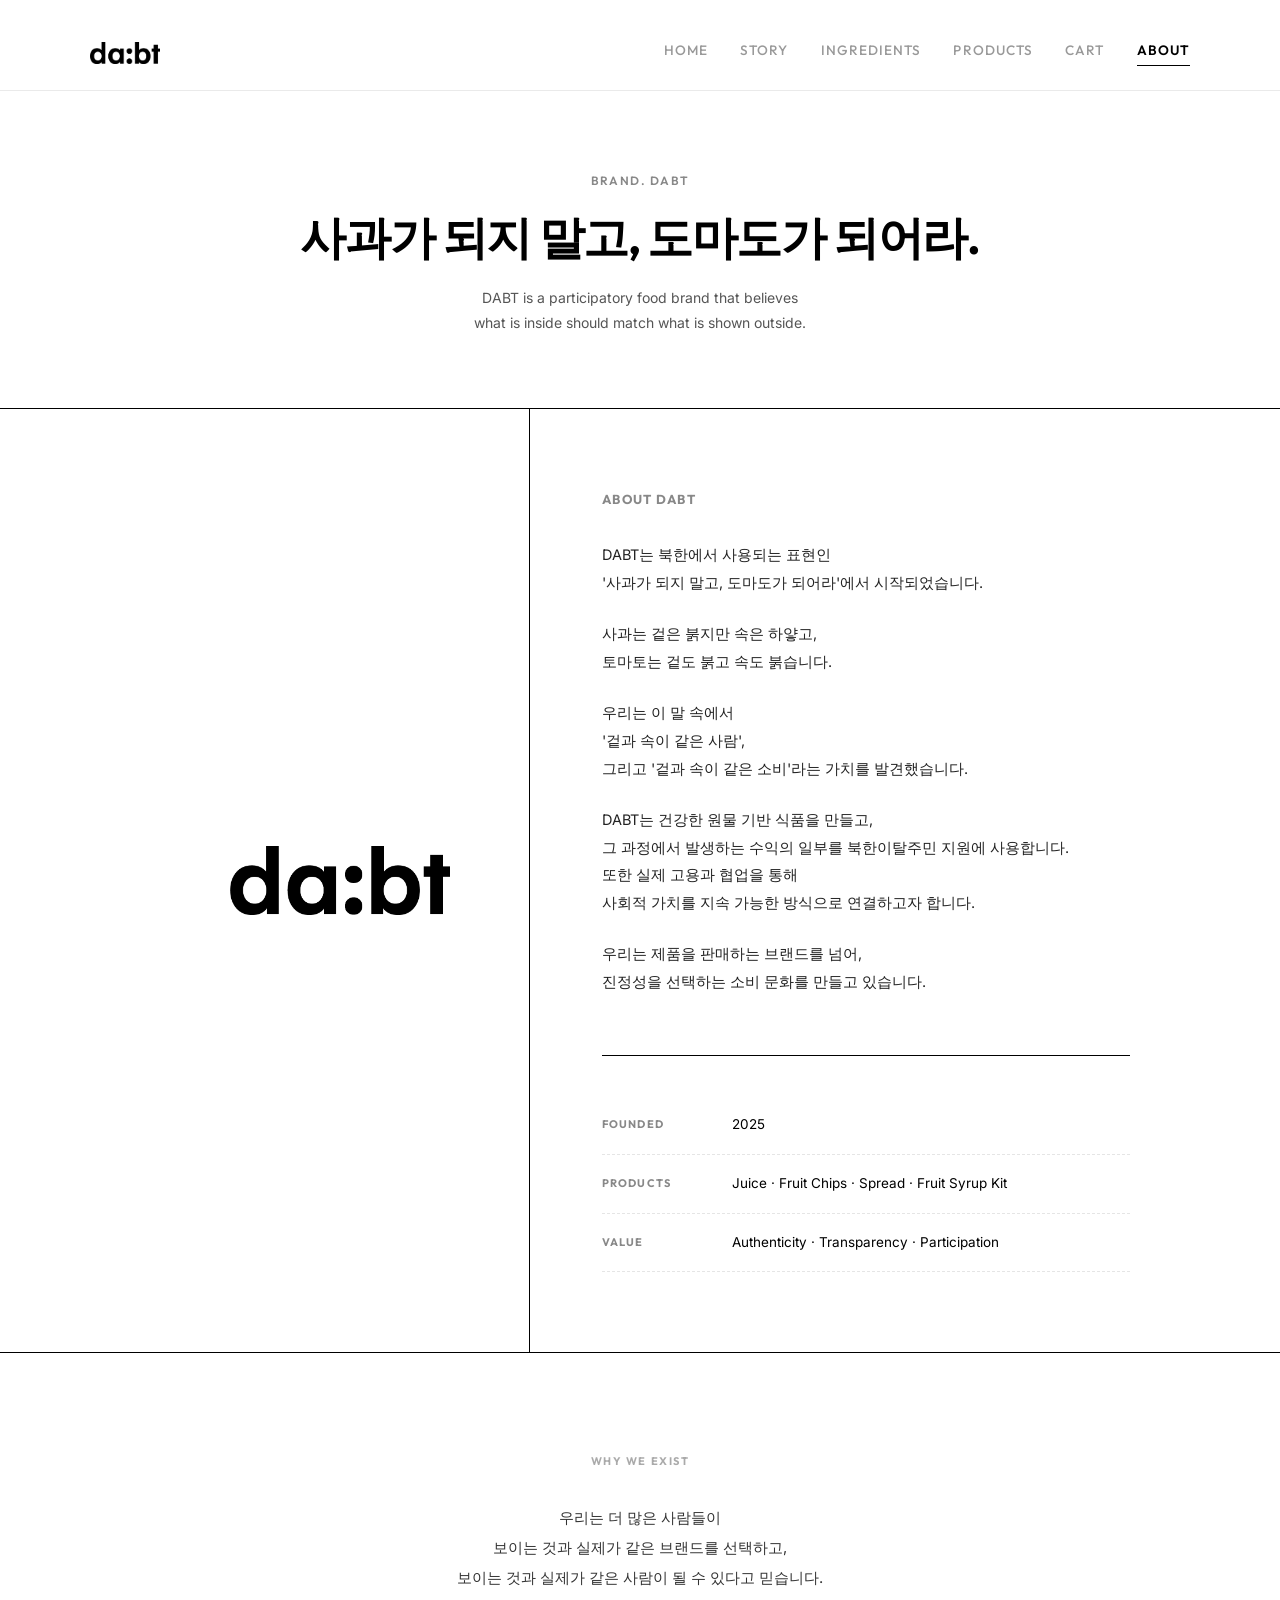
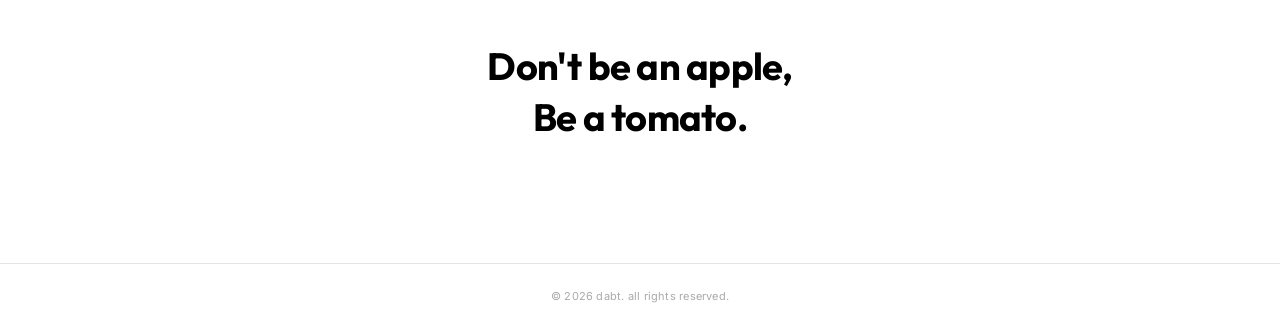
<file: about.html>
<!DOCTYPE html>
<html lang="ko">
<head>
  <meta charset="UTF-8">
  <meta name="viewport" content="width=device-width, initial-scale=1.0">
  <meta name="description" content="da:bt — About. 사과가 되지 말고, 도마도가 되어라.">
  <title>da:bt — About</title>
  <link rel="icon" href="assets/favicon.png" type="image/png">
  <link rel="preconnect" href="https://fonts.googleapis.com">
  <link rel="preconnect" href="https://fonts.gstatic.com" crossorigin>
  <link
    href="https://fonts.googleapis.com/css2?family=Inter:wght@300;400;500;600;700;800;900&family=Outfit:wght@300;400;500;600;700;800&display=swap"
    rel="stylesheet">
  <link rel="stylesheet" href="style.css">
  <link rel="stylesheet" href="about.css">
</head>
<body class="about-page-body">

  <header class="products-header">
    <nav class="products-nav">
      <a href="index.html" class="nav-logo">
        <img src="assets/dabt_logo_b.png" alt="da:bt" class="nav-logo-img">
      </a>
      <div class="nav-links">
        <a href="index.html#hero" class="nav-item">HOME</a>
        <a href="index.html#split-story-section" class="nav-item">STORY</a>
        <a href="index.html#ingredients-grid-section" class="nav-item">INGREDIENTS</a>
        <a href="products.html" class="nav-item">PRODUCTS</a>
        <a href="cart.html" class="nav-item">CART</a>
        <a href="about.html" class="nav-item active">ABOUT</a>
      </div>
    </nav>
  </header>

  <main class="about-main">

    <!-- ① 상단 브랜드 소개 헤더 -->
    <section class="about-hero">
      <div class="about-hero-inner">
        <p class="about-brand-label">brand. DABT</p>
        <h1 class="about-hero-tagline">사과가 되지 말고, 도마도가 되어라.</h1>
        <p class="about-hero-desc">
          DABT is a participatory food brand that believes<br>
          what is inside should match what is shown outside.
        </p>
      </div>
    </section>

    <!-- ② 본문: 좌측 로고 / 우측 텍스트 -->
    <section class="about-body-section">
      <div class="about-body-inner">

        <!-- 좌측: 로고 이미지 -->
        <div class="about-logo-col">
          <div class="about-logo-wrap">
            <img src="assets/dabt_logo_b.png" alt="da:bt logo" class="about-logo-img">
          </div>
        </div>

        <!-- 우측: 브랜드 스토리 + 인포 -->
        <div class="about-text-col">

          <div class="about-story-block">
            <h2 class="about-story-title">About DABT</h2>

            <p class="about-story-para">
              DABT는 북한에서 사용되는 표현인<br>
              '사과가 되지 말고, 도마도가 되어라'에서 시작되었습니다.
            </p>

            <p class="about-story-para">
              사과는 겉은 붉지만 속은 하얗고,<br>
              토마토는 겉도 붉고 속도 붉습니다.
            </p>

            <p class="about-story-para">
              우리는 이 말 속에서<br>
              '겉과 속이 같은 사람',<br>
              그리고 '겉과 속이 같은 소비'라는 가치를 발견했습니다.
            </p>

            <p class="about-story-para">
              DABT는 건강한 원물 기반 식품을 만들고,<br>
              그 과정에서 발생하는 수익의 일부를 북한이탈주민 지원에 사용합니다.<br>
              또한 실제 고용과 협업을 통해<br>
              사회적 가치를 지속 가능한 방식으로 연결하고자 합니다.
            </p>

            <p class="about-story-para">
              우리는 제품을 판매하는 브랜드를 넘어,<br>
              진정성을 선택하는 소비 문화를 만들고 있습니다.
            </p>
          </div>

          <!-- 인포 영역 -->
          <div class="about-info-block">
            <div class="about-info-row">
              <span class="about-info-label">Founded</span>
              <span class="about-info-value">2025</span>
            </div>
            <div class="about-info-row">
              <span class="about-info-label">Products</span>
              <span class="about-info-value">Juice · Fruit Chips · Spread · Fruit Syrup Kit</span>
            </div>
            <div class="about-info-row">
              <span class="about-info-label">Value</span>
              <span class="about-info-value">Authenticity · Transparency · Participation</span>
            </div>
          </div>

        </div>
      </div>
    </section>

    <!-- ③ 하단: Why We Exist -->
    <section class="about-footer-section">
      <div class="about-footer-inner">
        <p class="about-footer-label">Why We Exist</p>
        <p class="about-footer-body">
          우리는 더 많은 사람들이<br>
          보이는 것과 실제가 같은 브랜드를 선택하고,<br>
          보이는 것과 실제가 같은 사람이 될 수 있다고 믿습니다.
        </p>
        <p class="about-footer-slogan">
          Don't be an apple,<br>
          Be a tomato.
        </p>
      </div>
    </section>

  </main>

  <footer class="products-footer">
    © 2026 dabt. all rights reserved.
  </footer>

</body>
</html>
</file>
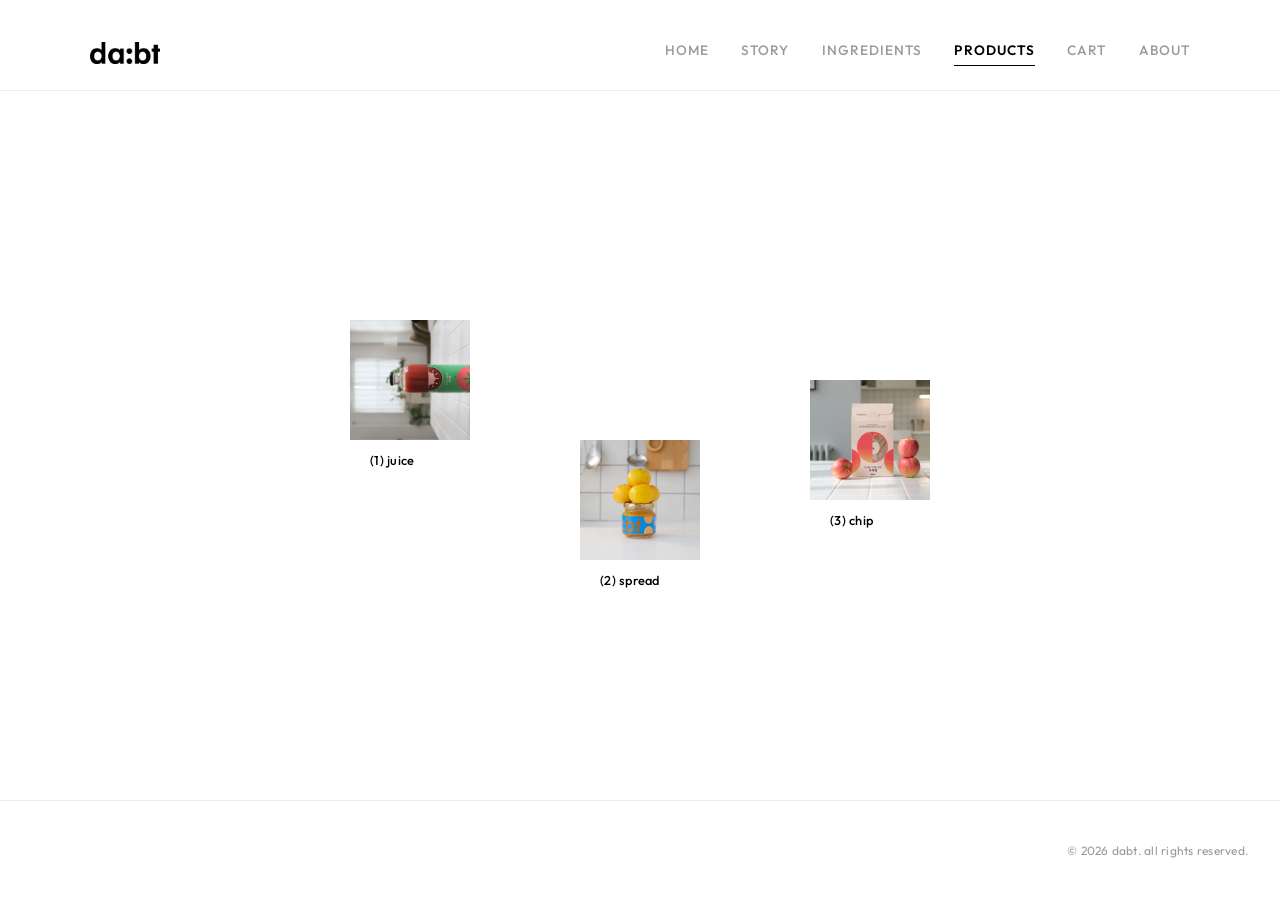
<file: products.html>
<!DOCTYPE html>
<html lang="ko">

<head>
  <meta charset="UTF-8">
  <meta name="viewport" content="width=device-width, initial-scale=1.0">
  <meta name="description" content="da:bt products - juice, spread, chips. 와이어프레임 감성의 미니멀 갤러리">
  <title>da:bt — Products</title>
  <link rel="icon" href="assets/favicon.png" type="image/png">
  <link rel="preconnect" href="https://fonts.googleapis.com">
  <link rel="preconnect" href="https://fonts.gstatic.com" crossorigin>
  <link
    href="https://fonts.googleapis.com/css2?family=Inter:wght@300;400;500;600;700;800;900&family=Outfit:wght@300;400;500;600;700;800&display=swap"
    rel="stylesheet">
  <link rel="stylesheet" href="style.css">
</head>

<body class="products-page">

  <header class="products-header">
    <nav class="products-nav">
      <a href="index.html" class="nav-logo">
        <img src="assets/dabt_logo_b.png" alt="da:bt" class="nav-logo-img">
      </a>
      <div class="nav-links">
        <a href="index.html#hero" class="nav-item">HOME</a>
        <a href="index.html#split-story-section" class="nav-item">STORY</a>
        <a href="index.html#ingredients-grid-section" class="nav-item">INGREDIENTS</a>
        <a href="products.html" class="nav-item active">PRODUCTS</a>
        <a href="cart.html" class="nav-item">CART</a>
        <a href="about.html" class="nav-item">ABOUT</a>
      </div>
    </nav>
  </header>

  <!-- Main Products Layout -->
  <main class="products-main">
    <div class="products-container">

      <!-- Juice Box (1) -->
      <a href="juice_sales.html" class="product-box juice-box">
        <div class="product-visual">
          <div class="image-wrapper">
            <img src="assets/juice/DSCF6082.JPG" alt="Juice" class="default-image">
            <div class="collage-overlay">
              <!-- Large horizontal rectangle -->
              <img src="assets/juice/DSCF6091.JPG" alt="Juice Detail 1" class="collage-img shape-rect-lg">

              <!-- Large circle with text "엽서" -->
              <div class="collage-img shape-circle-lg">
                <img src="assets/juice/DSCF6109.JPG" alt="Juice Detail 2">
                <span class="circle-text">엽서</span>
              </div>

              <!-- 4 horizontal bars -->
              <img src="assets/juice/DSCF6110.JPG" alt="Juice Detail 3" class="collage-img shape-bar bar-1">
              <img src="assets/juice/DSCF6139.JPG" alt="Juice Detail 4" class="collage-img shape-bar bar-2">
              <img src="assets/juice/DSCF6173.JPG" alt="Juice Detail 5" class="collage-img shape-bar bar-3">
              <img src="assets/juice/DSCF6091.JPG" alt="Juice Detail 6" class="collage-img shape-bar bar-4">

              <!-- Small square -->
              <img src="assets/juice/DSCF6109.JPG" alt="Juice Detail 7" class="collage-img shape-square-sm">

              <!-- Small circle -->
              <img src="assets/juice/DSCF6110.JPG" alt="Juice Detail 8" class="collage-img shape-circle-sm">

              <!-- Medium square -->
              <img src="assets/juice/DSCF6139.JPG" alt="Juice Detail 9" class="collage-img shape-square-md">

              <!-- Vertical rectangle -->
              <img src="assets/juice/DSCF6173.JPG" alt="Juice Detail 10" class="collage-img shape-rect-vertical">

              <!-- Tiny square -->
              <img src="assets/juice/DSCF6082.JPG" alt="Juice Detail 11" class="collage-img shape-square-tiny">
            </div>
          </div>
        </div>
        <span class="product-label">(1) juice</span>
      </a>

      <!-- Spread Box (2) -->
      <a href="spread_sales.html" class="product-box spread-box">
        <div class="product-visual">
          <div class="image-wrapper">
            <img src="assets/spread/DSCF5985.JPG" alt="Spread" class="default-image">
            <div class="collage-overlay">
              <!-- Giant vertical pillar -->
              <img src="assets/spread/DSCF5989.JPG" alt="Spread Detail 1" class="collage-img shape-pillar">

              <!-- Row of 4 horizontal squares on the left -->
              <img src="assets/spread/DSCF5995.JPG" alt="Spread Detail 2" class="collage-img shape-left-sq-1">
              <img src="assets/spread/DSCF6007.JPG" alt="Spread Detail 3" class="collage-img shape-left-sq-2">
              <img src="assets/spread/DSCF6021.JPG" alt="Spread Detail 4" class="collage-img shape-left-sq-3">
              <img src="assets/spread/DSCF6026.JPG" alt="Spread Detail 5" class="collage-img shape-left-sq-4">

              <!-- Circle at bottom-left of pillar -->
              <img src="assets/spread/DSCF6031.JPG" alt="Spread Detail 6" class="collage-img shape-bottom-circle">

              <!-- 4 vertical columns on the right with circles on top -->
              <img src="assets/spread/mandarin_vertical.jpg" alt="Spread Detail 7" class="collage-img shape-col col-1">
              <img src="assets/spread/DSCF6067.JPG" alt="Spread Detail 8" class="collage-img shape-col-circle col-c-1">

              <img src="assets/spread/kiwi_vertical.jpg" alt="Spread Detail 9" class="collage-img shape-col col-2">
              <img src="assets/spread/DSCF5989.JPG" alt="Spread Detail 10" class="collage-img shape-col-circle col-c-2">

              <img src="assets/spread/pumpkin_vertical.jpg" alt="Spread Detail 11" class="collage-img shape-col col-3">
              <img src="assets/spread/DSCF6007.JPG" alt="Spread Detail 12" class="collage-img shape-col-circle col-c-3">

              <img src="assets/spread/blueberry_Vertical.jpg" alt="Spread Detail 13" class="collage-img shape-col col-4">
              <img src="assets/spread/DSCF6026.JPG" alt="Spread Detail 14" class="collage-img shape-col-circle col-c-4">

              <!-- Medium square -->
              <img src="assets/spread/DSCF6031.JPG" alt="Spread Detail 15" class="collage-img shape-right-sq">

              <!-- Horizontal bar -->
              <img src="assets/spread/DSCF6066.JPG" alt="Spread Detail 16" class="collage-img shape-right-bar">

              <!-- Tiny square -->
              <img src="assets/spread/DSCF6067.JPG" alt="Spread Detail 17" class="collage-img shape-right-tiny">
            </div>
          </div>
        </div>
        <span class="product-label">(2) spread</span>
      </a>

      <!-- Chips Box (3) -->
      <a href="chips_sales.html" class="product-box chips-box">
        <div class="product-visual">
          <div class="image-wrapper">
            <img src="assets/chips/DSCF5863.JPG" alt="Chips" class="default-image">
            <div class="collage-overlay">
              <!-- Large vertical rectangle -->
              <img src="assets/chips/2.JPG" alt="Chips Detail 1" class="collage-img shape-rect-vertical-lg">

              <!-- Large square -->
              <img src="assets/chips/DSCF5880.JPG" alt="Chips Detail 2" class="collage-img shape-sq-lg">

              <!-- Circle -->
              <img src="assets/chips/DSCF5883.JPG" alt="Chips Detail 3" class="collage-img shape-circle-md">

              <!-- Horizontal bar -->
              <img src="assets/chips/DSCF5889.JPG" alt="Chips Detail 4" class="collage-img shape-bar-horizontal">

              <!-- Small square -->
              <img src="assets/chips/DSCF5898.JPG" alt="Chips Detail 5" class="collage-img shape-sq-medium">

              <!-- 4 squares grid -->
              <img src="assets/chips/DSCF5913.JPG" alt="Chips Detail 6" class="collage-img shape-grid-sq sq-1">
              <img src="assets/chips/DSCF5921.JPG" alt="Chips Detail 7" class="collage-img shape-grid-sq sq-2">
              <img src="assets/chips/DSCF5935.JPG" alt="Chips Detail 8" class="collage-img shape-grid-sq sq-3">
              <img src="assets/chips/DSCF5944.JPG" alt="Chips Detail 9" class="collage-img shape-grid-sq sq-4">

              <!-- Two small squares -->
              <img src="assets/chips/DSCF5956.JPG" alt="Chips Detail 10" class="collage-img shape-mid-sq-1">
              <img src="assets/chips/DSCF5957.JPG" alt="Chips Detail 11" class="collage-img shape-mid-sq-2">

              <!-- Tiny square -->
              <img src="assets/chips/DSCF5863.JPG" alt="Chips Detail 12" class="collage-img shape-tiny-sq">
            </div>
          </div>
        </div>
        <span class="product-label">(3) chip</span>
      </a>

    </div>
  </main>

  <!-- Footer -->
  <footer class="products-footer">
    © 2026 dabt. all rights reserved.
  </footer>

</body>

</html>
</file>
<file: style.css>
/* ============================================
   da:bt — Design System & Global Styles
   ============================================ */

:root {
  /* Color Palette */
  --color-bg: #0a0a0f;
  --color-bg-alt: #111118;
  --color-surface: #1a1a24;
  --color-surface-hover: #222230;
  --color-text: #f0f0f5;
  --color-text-muted: #8888a0;
  --color-text-dim: #55556a;
  --color-accent: #2da5e0;
  --color-accent-warm: #e8a840;
  --color-accent-glow: rgba(45, 165, 224, 0.15);
  --color-warm-glow: rgba(232, 168, 64, 0.12);
  --color-border: rgba(255, 255, 255, 0.06);

  /* Typography */
  --font-display: 'Outfit', sans-serif;
  --font-body: 'Inter', sans-serif;

  /* Spacing */
  --space-xs: 0.5rem;
  --space-sm: 1rem;
  --space-md: 1.5rem;
  --space-lg: 2.5rem;
  --space-xl: 4rem;
  --space-2xl: 6rem;
  --space-3xl: 10rem;

  /* Transitions */
  --ease-out-expo: cubic-bezier(0.16, 1, 0.3, 1);
  --ease-out-quart: cubic-bezier(0.25, 1, 0.5, 1);
  --ease-in-out-smooth: cubic-bezier(0.4, 0, 0.2, 1);

  /* Border Radius */
  --radius-sm: 8px;
  --radius-md: 16px;
  --radius-lg: 24px;
  --radius-xl: 32px;
}

/* Reset & Base */
*,
*::before,
*::after {
  margin: 0;
  padding: 0;
  box-sizing: border-box;
  cursor: url("data:image/svg+xml,%3Csvg xmlns='http://www.w3.org/2000/svg' width='12' height='12' viewBox='0 0 12 12'%3E%3Ccircle cx='6' cy='6' r='4' fill='%23ff3b30'/%3E%3C/svg%3E") 6 6, auto !important;
}

html {
  scroll-behavior: auto;
  /* We handle smooth scrolling ourselves via Lerp */
  -webkit-font-smoothing: antialiased;
  -moz-osx-font-smoothing: grayscale;
}

body {
  font-family: var(--font-body);
  background: var(--color-bg);
  color: var(--color-text);
  overflow-x: hidden;
  line-height: 1.6;
}

img {
  display: block;
  max-width: 100%;
  height: auto;
}

a {
  text-decoration: none;
  color: inherit;
}

/* ============================================
   Preloader
   ============================================ */
.preloader {
  position: fixed;
  inset: 0;
  z-index: 9999;
  background: transparent;
  display: flex;
  align-items: center;
  justify-content: center;
  transition: opacity 0.8s var(--ease-out-expo), visibility 0.8s;
}

.preloader.hidden {
  opacity: 0;
  visibility: hidden;
  pointer-events: none;
}

.preloader-inner {
  text-align: center;
}

.preloader-logo {
  font-family: var(--font-display);
  font-size: 3rem;
  font-weight: 800;
  letter-spacing: -0.04em;
  color: var(--color-accent);

  margin-bottom: var(--space-lg);
}

.preloader-bar {
  width: 200px;
  height: 3px;
  background: var(--color-surface);
  border-radius: 3px;
  overflow: hidden;
  margin: 0 auto var(--space-sm);
}

.preloader-progress {
  height: 100%;
  width: 0%;
  background: var(--color-accent);
  border-radius: 3px;
  transition: width 0.3s var(--ease-out-quart);
}

.preloader-text {
  font-family: var(--font-body);
  font-size: 0.75rem;
  letter-spacing: 0.08em;
  text-transform: uppercase;
  color: var(--color-text-dim);
}

/* ============================================
   Navigation
   ============================================ */
.nav {
  position: fixed;
  top: 0;
  left: 0;
  right: 0;
  z-index: 1000;
  display: flex;
  align-items: center;
  justify-content: space-between;
  padding: var(--space-sm) var(--space-lg);
  background: rgba(10, 10, 15, 0.6);
  backdrop-filter: blur(20px) saturate(180%);
  -webkit-backdrop-filter: blur(20px) saturate(180%);
  border-bottom: 1px solid var(--color-border);
  transform: translateY(-100%);
  transition: transform 0.6s var(--ease-out-expo);
}

.nav.visible {
  transform: translateY(0);
}

.nav-brand {
  font-family: var(--font-display);
  font-size: 1.5rem;
  font-weight: 800;
  letter-spacing: -0.04em;
  color: var(--color-accent);
}

.nav-links {
  display: flex;
  gap: var(--space-md);
}

.nav-link {
  font-size: 0.8rem;
  font-weight: 500;
  letter-spacing: 0.03em;
  text-transform: uppercase;
  color: var(--color-text-muted);
  transition: color 0.3s ease;
  position: relative;
}

.nav-link::after {
  content: '';
  position: absolute;
  bottom: -4px;
  left: 0;
  width: 0%;
  height: 1px;
  background: var(--color-accent);
  transition: width 0.3s var(--ease-out-expo);
}

.nav-link:hover {
  color: var(--color-text);
}

.nav-link:hover::after {
  width: 100%;
}

.nav-scroll-indicator {
  display: flex;
  align-items: center;
  gap: var(--space-xs);
}

.scroll-dot {
  width: 6px;
  height: 6px;
  border-radius: 50%;
  background: var(--color-accent);
  animation: pulse 2s ease-in-out infinite;
}

@keyframes pulse {

  0%,
  100% {
    opacity: 0.4;
    transform: scale(1);
  }

  50% {
    opacity: 1;
    transform: scale(1.3);
  }
}

.scroll-label {
  font-size: 0.7rem;
  font-weight: 600;
  letter-spacing: 0.04em;
  color: var(--color-text-dim);
  font-variant-numeric: tabular-nums;
}

/* ============================================
   Hero Section
   ============================================ */
.hero-section {
  position: relative;
  min-height: 100vh;
  display: flex;
  align-items: center;
  justify-content: center;
  text-align: center;
  overflow: hidden;
  background: transparent;
}

.hero-content {
  position: relative;
  z-index: 2;
  padding: var(--space-lg);
}

.hero-tag {
  font-family: var(--font-body);
  font-size: 0.7rem;
  font-weight: 600;
  letter-spacing: 0.12em;
  text-transform: uppercase;
  color: var(--color-accent);
  margin-bottom: var(--space-lg);
  opacity: 0;
  transform: translateY(20px);
  animation: fadeInUp 0.8s var(--ease-out-expo) 0.3s forwards;
}

.hero-title {
  font-family: var(--font-display);
  font-size: clamp(3rem, 10vw, 8rem);
  font-weight: 800;
  line-height: 1.05;
  letter-spacing: -0.05em;
  margin-bottom: var(--space-lg);
}

.hero-line {
  display: block;
  opacity: 0;
  transform: translateY(60px);
  animation: fadeInUp 1s var(--ease-out-expo) forwards;
}

.hero-line[data-animate="1"] {
  animation-delay: 0.5s;
}

.hero-line[data-animate="2"] {
  animation-delay: 0.7s;
}

.hero-line[data-animate="3"] {
  animation-delay: 0.9s;
}

.hero-line-accent {
  color: var(--color-accent);
}

.hero-desc {
  font-size: 1rem;
  color: var(--color-text-muted);
  line-height: 1.8;
  max-width: 420px;
  margin: 0 auto var(--space-2xl);
  opacity: 0;
  transform: translateY(20px);
  animation: fadeInUp 0.8s var(--ease-out-expo) 1.2s forwards;
}

.hero-scroll-cue {
  display: flex;
  flex-direction: column;
  align-items: center;
  gap: var(--space-xs);
  opacity: 0;
  animation: fadeInUp 0.8s var(--ease-out-expo) 1.5s forwards;
}

.hero-scroll-cue span {
  font-size: 0.65rem;
  font-weight: 600;
  letter-spacing: 0.1em;
  color: var(--color-text-dim);
}

.scroll-arrow {
  width: 40px;
  height: 40px;
  border-radius: 50%;
  border: 1px solid var(--color-border);
  display: flex;
  align-items: center;
  justify-content: center;
  color: var(--color-text-muted);
  animation: bounce 2.5s ease-in-out infinite;
}

@keyframes bounce {

  0%,
  100% {
    transform: translateY(0);
  }

  50% {
    transform: translateY(8px);
  }
}

.hero-gradient-overlay {
  display: none;
}

@keyframes fadeInUp {
  to {
    opacity: 1;
    transform: translateY(0);
  }
}

/* ============================================
   Image Sequence Section (Pinned/Sticky)
   ============================================ */
.image-sequence-section {
  position: relative;
  /* Height = viewport + extra scroll distance for scrubbing through 7 frames */
  height: 600vh;
}

.sticky-viewport {
  position: sticky;
  top: 0;
  width: 100%;
  height: 100vh;
  display: flex;
  align-items: center;
  justify-content: flex-end;
  overflow: hidden;
  background: transparent;
}

/* Background glow behind the product */
.product-glow {
  display: none;
}

/* Image Canvas */
.image-canvas {
  position: relative;
  width: 55vw;
  max-width: 800px;
  aspect-ratio: 3 / 2;
  will-change: transform;
  margin-right: 0;
}

.sequence-frame {
  position: absolute;
  inset: 0;
  width: 100%;
  height: 100%;
  object-fit: contain;
  opacity: 0;
  transition: opacity 0.15s ease;
  will-change: opacity, transform;
  border-radius: 0;
}

.sequence-frame.active {
  opacity: 1;
}

/* Frame Counter */
.frame-counter {
  position: absolute;
  bottom: var(--space-lg);
  left: var(--space-lg);
  display: flex;
  align-items: baseline;
  gap: 4px;
  font-family: var(--font-display);
  font-variant-numeric: tabular-nums;
}

.frame-current {
  font-size: 2.5rem;
  font-weight: 700;
  color: var(--color-text);
  line-height: 1;
}

.frame-sep {
  font-size: 1rem;
  color: var(--color-text-dim);
  margin: 0 2px;
}

.frame-total {
  font-size: 1rem;
  font-weight: 500;
  color: var(--color-text-dim);
}

/* Product Labels */
.product-labels {
  position: absolute;
  top: 50%;
  right: var(--space-lg);
  transform: translateY(-50%);
}

.product-label {
  display: flex;
  flex-direction: column;
  gap: 4px;
  text-align: right;
  opacity: 0;
  transform: translateX(20px);
  transition: opacity 0.5s var(--ease-out-expo), transform 0.5s var(--ease-out-expo);
  position: absolute;
  right: 0;
  top: 0;
  white-space: nowrap;
}

.product-label.active {
  opacity: 1;
  transform: translateX(0);
}

.label-tag {
  font-size: 0.6rem;
  font-weight: 700;
  letter-spacing: 0.1em;
  text-transform: uppercase;
  color: var(--color-accent);
}

.label-name {
  font-family: var(--font-display);
  font-size: 1.1rem;
  font-weight: 600;
  color: var(--color-text);
}

/* Sequence Progress Bar */
.sequence-progress {
  position: absolute;
  bottom: var(--space-lg);
  left: 50%;
  transform: translateX(-50%);
  display: flex;
  flex-direction: column;
  align-items: center;
  gap: var(--space-xs);
}

.sequence-progress-fill {
  display: none;
  /* Using dots instead */
}

.sequence-progress-dots {
  display: flex;
  gap: 10px;
  align-items: center;
}

.progress-dot {
  width: 8px;
  height: 8px;
  border-radius: 50%;
  background: var(--color-text-dim);
  transition: all 0.4s var(--ease-out-expo);
  cursor: pointer;
}

.progress-dot.active {
  background: var(--color-accent);
  transform: scale(1.4);
  box-shadow: 0 0 12px rgba(45, 165, 224, 0.5);
}

/* ============================================
   Details Section
   ============================================ */
.details-section {
  position: relative;
  padding: var(--space-3xl) var(--space-lg);
  background: transparent;
}

.details-grid {
  display: grid;
  grid-template-columns: repeat(3, 1fr);
  gap: var(--space-lg);
  max-width: 1100px;
  margin: 0 auto;
}

.detail-card {
  background: var(--color-surface);
  border: 1px solid var(--color-border);
  border-radius: var(--radius-lg);
  padding: var(--space-xl) var(--space-lg);
  text-align: center;
  transition: transform 0.4s var(--ease-out-expo),
    box-shadow 0.4s var(--ease-out-expo),
    border-color 0.4s ease;
  opacity: 0;
  transform: translateY(40px);
}

.detail-card.revealed {
  opacity: 1;
  transform: translateY(0);
  transition: opacity 0.8s var(--ease-out-expo), transform 0.8s var(--ease-out-expo);
}

.detail-card:hover {
  transform: translateY(-8px);
  box-shadow: 0 20px 60px rgba(0, 0, 0, 0.3);
  border-color: rgba(45, 165, 224, 0.2);
}

.detail-icon {
  font-size: 2.5rem;
  margin-bottom: var(--space-md);
}

.detail-title {
  font-family: var(--font-display);
  font-size: 1.3rem;
  font-weight: 700;
  margin-bottom: var(--space-sm);
  color: var(--color-text);
}

.detail-desc {
  font-size: 0.9rem;
  color: var(--color-text-muted);
  line-height: 1.7;
}

/* ============================================
   Story Section
   ============================================ */
.story-section {
  position: relative;
  padding: var(--space-3xl) var(--space-lg);
  text-align: center;
  background: transparent;
}

.story-content {
  max-width: 600px;
  margin: 0 auto;
}

.story-tag {
  font-size: 0.7rem;
  font-weight: 700;
  letter-spacing: 0.12em;
  text-transform: uppercase;
  color: var(--color-accent-warm);
  display: block;
  margin-bottom: var(--space-lg);
}

.story-title {
  font-family: var(--font-display);
  font-size: clamp(2rem, 5vw, 3.5rem);
  font-weight: 800;
  line-height: 1.2;
  letter-spacing: -0.04em;
  margin-bottom: var(--space-lg);
}

.story-desc {
  font-size: 1rem;
  color: var(--color-text-muted);
  line-height: 2;
}

/* ============================================
   Footer
   ============================================ */
.footer {
  padding: var(--space-xl) var(--space-lg);
  border-top: 1px solid var(--color-border);
  background: var(--color-bg);
}

.footer-content {
  max-width: 1100px;
  margin: 0 auto;
  display: flex;
  align-items: center;
  justify-content: space-between;
}

.footer-brand {
  font-family: var(--font-display);
  font-size: 1.2rem;
  font-weight: 800;
  color: var(--color-text-dim);
}

.footer-copy {
  font-size: 0.75rem;
  color: var(--color-text-dim);
}

/* ============================================
   Responsive
   ============================================ */
@media (max-width: 900px) {
  .nav-links {
    display: none;
  }

  .details-grid {
    grid-template-columns: 1fr;
    max-width: 400px;
  }

  .image-canvas {
    width: 80vw;
  }

  .product-labels {
    right: var(--space-sm);
  }

  .label-name {
    font-size: 0.9rem;
  }

  .frame-counter {
    left: var(--space-sm);
    bottom: var(--space-sm);
  }

  .frame-current {
    font-size: 1.8rem;
  }
}

@media (max-width: 600px) {
  .hero-title {
    font-size: clamp(2.2rem, 12vw, 4rem);
  }

  .hero-desc {
    font-size: 0.9rem;
  }

  .product-labels {
    top: auto;
    bottom: 80px;
    right: 50%;
    transform: translateX(50%);
    text-align: center;
  }

  .product-label {
    text-align: center;
    right: auto;
    left: 50%;
    transform: translateX(-50%) translateY(10px);
  }

  .product-label.active {
    transform: translateX(-50%) translateY(0);
  }

  .footer-content {
    flex-direction: column;
    gap: var(--space-sm);
    text-align: center;
  }
}

/* ============================================
   PRODUCTS Page (Light Theme) Scoped Styles
   ============================================ */

body.products-page {
  background-color: #ffffff;
  color: #000000;
  min-height: 100vh;
  display: flex;
  flex-direction: column;
  overflow-x: hidden;
  font-family: 'Inter', sans-serif;
  margin: 0;
  padding: 0;
}

body.products-page a {
  color: inherit;
  text-decoration: none;
}

/* Header Navigation */
.products-header {
  width: 100%;
  padding: 2.5rem 2rem 1.5rem 2rem;
  background-color: #ffffff;
  border-bottom: 1px solid #eaeaea;
  box-sizing: border-box;
}

.products-nav {
  display: flex;
  align-items: center;
  justify-content: space-between;
  max-width: 1100px;
  margin: 0 auto;
}

/* 로고 */
.products-nav .nav-logo {
  display: flex;
  align-items: center;
  flex-shrink: 0;
  line-height: 0;
}

.products-nav .nav-logo-img {
  height: 22px;
  width: auto;
  display: block;
  object-fit: contain;
}

/* 링크 그룹 */
.products-nav .nav-links {
  display: flex;
  align-items: center;
  gap: 2rem;
}

.products-nav .nav-item {
  font-family: 'Outfit', sans-serif;
  font-size: 0.85rem;
  font-weight: 500;
  letter-spacing: 0.08em;
  color: #999999;
  text-transform: uppercase;
  transition: color 0.3s ease;
  position: relative;
  padding-bottom: 4px;
}

.products-nav .nav-item::after {
  content: '';
  position: absolute;
  bottom: 0;
  left: 0;
  width: 0;
  height: 1px;
  background-color: #000000;
  transition: width 0.3s cubic-bezier(0.16, 1, 0.3, 1);
}

.products-nav .nav-item:hover {
  color: #000000;
}

.products-nav .nav-item:hover::after {
  width: 100%;
}

.products-nav .nav-item.active {
  color: #000000;
  font-weight: 600;
}

.products-nav .nav-item.active::after {
  width: 100%;
}

/* Main Products Section */
.products-main {
  flex: 1;
  display: flex;
  align-items: center;
  justify-content: center;
  padding: 4rem 2rem;
  box-sizing: border-box;
}

.products-container {
  display: flex;
  justify-content: space-between;
  width: 100%;
  max-width: 580px;
  min-height: 380px;
  position: relative;
  align-items: center;
  margin: 0 auto;
}

/* Product Box */
.product-box {
  width: 120px;
  display: flex;
  flex-direction: column;
  gap: 0.8rem;
  position: relative;
  transition: transform 0.4s cubic-bezier(0.16, 1, 0.3, 1);
  text-decoration: none;
  cursor: pointer;
}

/* Staggered diagonal layout offsets */
.product-box.juice-box {
  transform: translateY(-50px);
}

.product-box.spread-box {
  transform: translateY(70px);
}

.product-box.chips-box {
  transform: translateY(10px);
}

/* Product Visual Box */
.product-visual {
  width: 100%;
  aspect-ratio: 1 / 1;
  background-color: #f2f2f2;
  position: relative;
  overflow: visible;
  border-radius: 0;
}

.image-wrapper {
  position: relative;
  width: 100%;
  height: 100%;
}

/* Default state thumbnail image */
.default-image {
  width: 100%;
  height: 100%;
  object-fit: cover;
  transition: opacity 0.5s ease, transform 0.5s cubic-bezier(0.16, 1, 0.3, 1);
}

.product-box:hover .default-image {
  opacity: 0;
  transform: scale(0.95);
}

/* Label */
body.products-page .product-box .product-label {
  display: block;
  position: static;
  opacity: 1;
  visibility: visible;
  white-space: normal;
  text-align: left;
  font-family: 'Outfit', sans-serif;
  font-size: 0.8rem;
  font-weight: 500;
  letter-spacing: 0.02em;
  color: #000000;
  text-transform: lowercase;
  margin-top: 10px;
  align-self: flex-start;
  transition: transform 0.3s ease, letter-spacing 0.3s ease;
}

body.products-page .product-box:hover .product-label {
  transform: translateX(3px);
  letter-spacing: 0.03em;
}

/* Collage Overlay Container */
.collage-overlay {
  position: absolute;
  inset: 0;
  opacity: 0;
  pointer-events: none;
  transition: opacity 0.4s ease;
  z-index: 10;
}

.product-box:hover .collage-overlay {
  opacity: 1;
  pointer-events: auto;
}

/* Individual collage images inside the overlay */
.collage-img {
  position: absolute;
  object-fit: cover;
  box-shadow: 0 4px 12px rgba(0, 0, 0, 0.08);
  background-color: #ffffff;
  border-radius: 0;
  opacity: 0;
  transition: transform 0.7s cubic-bezier(0.16, 1, 0.3, 1), opacity 0.5s ease;
  pointer-events: none;
}

.product-box:hover .collage-img {
  opacity: 1;
}

/* ============================================
   Collage & Shapes Base Style
   ============================================ */
.collage-overlay .collage-img {
  position: absolute;
  top: 50%;
  left: 50%;
  transform: translate(-50%, -50%) scale(0.5);
  opacity: 0;
  pointer-events: none;
  box-shadow: 0 4px 12px rgba(0, 0, 0, 0.08);
  background-color: #ffffff;
  border-radius: 0;
  transition: transform 0.7s cubic-bezier(0.16, 1, 0.3, 1),
    opacity 0.5s ease,
    top 0.7s cubic-bezier(0.16, 1, 0.3, 1),
    left 0.7s cubic-bezier(0.16, 1, 0.3, 1),
    width 0.7s cubic-bezier(0.16, 1, 0.3, 1),
    height 0.7s cubic-bezier(0.16, 1, 0.3, 1);
}

/* Ensure circle shapes mask images properly */
.shape-circle-lg,
.shape-circle-sm,
.shape-bottom-circle,
.shape-col-circle,
.shape-circle-md {
  border-radius: 50% !important;
  overflow: hidden;
}

.shape-circle-lg {
  display: flex;
  align-items: center;
  justify-content: center;
}

.shape-circle-lg img {
  width: 100%;
  height: 100%;
  object-fit: cover;
}

.shape-circle-lg .circle-text {
  position: absolute;
  font-family: 'Inter', sans-serif;
  font-size: 0.9rem;
  font-weight: 600;
  color: #000000;
  z-index: 2;
  background-color: rgba(255, 255, 255, 0.75);
  padding: 4px 10px;
  border-radius: 20px;
  letter-spacing: 0.02em;
}

/* ============================================
   Collage Configuration 1: Juice Box (Wireframe Match)
   ============================================ */
.juice-box:hover .shape-rect-lg {
  top: -100px;
  left: -140px;
  width: 220px;
  height: 150px;
  transform: translate(0, 0) scale(1) rotate(0deg);
  z-index: 10;
}

.juice-box:hover .shape-circle-lg {
  top: -160px;
  left: 45px;
  width: 120px;
  height: 120px;
  transform: translate(0, 0) scale(1) rotate(0deg);
  z-index: 12;
}

.juice-box:hover .shape-bar.bar-1 {
  top: -30px;
  left: -315px;
  width: 170px;
  height: 35px;
  transform: translate(0, 0) scale(1) rotate(0deg);
  z-index: 8;
}

.juice-box:hover .shape-bar.bar-2 {
  top: 10px;
  left: -315px;
  width: 170px;
  height: 35px;
  transform: translate(0, 0) scale(1) rotate(0deg);
  z-index: 8;
}

.juice-box:hover .shape-bar.bar-3 {
  top: 50px;
  left: -315px;
  width: 170px;
  height: 35px;
  transform: translate(0, 0) scale(1) rotate(0deg);
  z-index: 8;
}

.juice-box:hover .shape-bar.bar-4 {
  top: 90px;
  left: -315px;
  width: 170px;
  height: 35px;
  transform: translate(0, 0) scale(1) rotate(0deg);
  z-index: 8;
}

.juice-box:hover .shape-square-sm {
  top: -150px;
  left: -170px;
  width: 26px;
  height: 26px;
  transform: translate(0, 0) scale(1) rotate(0deg);
  z-index: 11;
}

.juice-box:hover .shape-circle-sm {
  top: 25px;
  left: -170px;
  width: 50px;
  height: 50px;
  transform: translate(0, 0) scale(1) rotate(0deg);
  z-index: 13;
}

.juice-box:hover .shape-square-md {
  top: 65px;
  left: -140px;
  width: 80px;
  height: 80px;
  transform: translate(0, 0) scale(1) rotate(0deg);
  z-index: 14;
}

.juice-box:hover .shape-rect-vertical {
  top: 145px;
  left: -75px;
  width: 130px;
  height: 150px;
  transform: translate(0, 0) scale(1) rotate(0deg);
  z-index: 9;
}

.juice-box:hover .shape-square-tiny {
  top: 85px;
  left: 125px;
  width: 15px;
  height: 15px;
  transform: translate(0, 0) scale(1) rotate(0deg);
  z-index: 11;
}

/* ============================================
   Collage Configuration 2: Spread Box (Wireframe Match)
   ============================================ */
.spread-box:hover .shape-pillar {
  top: 130px;
  left: -30px;
  width: 120px;
  height: 310px;
  transform: translate(0, 0) scale(1) rotate(0deg);
  z-index: 10;
}

.spread-box:hover .shape-left-sq-1 {
  top: 315px;
  left: -440px;
  width: 105px;
  height: 85px;
  transform: translate(0, 0) scale(1) rotate(0deg);
  z-index: 9;
}

.spread-box:hover .shape-left-sq-2 {
  top: 350px;
  left: -335px;
  width: 105px;
  height: 85px;
  transform: translate(0, 0) scale(1) rotate(0deg);
  z-index: 9;
}

.spread-box:hover .shape-left-sq-3 {
  top: 315px;
  left: -230px;
  width: 105px;
  height: 85px;
  transform: translate(0, 0) scale(1) rotate(0deg);
  z-index: 9;
}

.spread-box:hover .shape-left-sq-4 {
  top: 350px;
  left: -125px;
  width: 105px;
  height: 85px;
  transform: translate(0, 0) scale(1) rotate(0deg);
  z-index: 9;
}

.spread-box:hover .shape-bottom-circle {
  top: 395px;
  left: -60px;
  width: 70px;
  height: 70px;
  transform: translate(0, 0) scale(1) rotate(0deg);
  z-index: 15;
}

.spread-box:hover .shape-col.col-1 {
  top: 260px;
  left: 110px;
  width: 45px;
  height: 140px;
  transform: translate(0, 0) scale(1) rotate(0deg);
  z-index: 8;
}

.spread-box:hover .shape-col-circle.col-c-1 {
  top: 225px;
  left: 118px;
  width: 30px;
  height: 30px;
  transform: translate(0, 0) scale(1) rotate(0deg);
  z-index: 12;
}

.spread-box:hover .shape-col.col-2 {
  top: 260px;
  left: 160px;
  width: 45px;
  height: 140px;
  transform: translate(0, 0) scale(1) rotate(0deg);
  z-index: 8;
}

.spread-box:hover .shape-col-circle.col-c-2 {
  top: 225px;
  left: 168px;
  width: 30px;
  height: 30px;
  transform: translate(0, 0) scale(1) rotate(0deg);
  z-index: 12;
}

.spread-box:hover .shape-col.col-3 {
  top: 260px;
  left: 210px;
  width: 45px;
  height: 140px;
  transform: translate(0, 0) scale(1) rotate(0deg);
  z-index: 8;
}

.spread-box:hover .shape-col-circle.col-c-3 {
  top: 225px;
  left: 218px;
  width: 30px;
  height: 30px;
  transform: translate(0, 0) scale(1) rotate(0deg);
  z-index: 12;
}

.spread-box:hover .shape-col.col-4 {
  top: 260px;
  left: 260px;
  width: 45px;
  height: 140px;
  transform: translate(0, 0) scale(1) rotate(0deg);
  z-index: 8;
}

.spread-box:hover .shape-col-circle.col-c-4 {
  top: 225px;
  left: 268px;
  width: 30px;
  height: 30px;
  transform: translate(0, 0) scale(1) rotate(0deg);
  z-index: 12;
}

.spread-box:hover .shape-right-sq {
  top: 370px;
  left: 300px;
  width: 120px;
  height: 85px;
  transform: translate(0, 0) scale(1) rotate(0deg);
  z-index: 9;
}

.spread-box:hover .shape-right-bar {
  top: 358px;
  left: 350px;
  width: 130px;
  height: 12px;
  transform: translate(0, 0) scale(1) rotate(0deg);
  z-index: 11;
}

.spread-box:hover .shape-right-tiny {
  top: 358px;
  left: 490px;
  width: 12px;
  height: 12px;
  transform: translate(0, 0) scale(1) rotate(0deg);
  z-index: 11;
}

/* ============================================
   Collage Configuration 3: Chips Box (Wireframe Match)
   ============================================ */
.chips-box:hover .shape-rect-vertical-lg {
  top: -245px;
  left: 65px;
  width: 160px;
  height: 260px;
  transform: translate(0, 0) scale(1) rotate(0deg);
  z-index: 8;
}

.chips-box:hover .shape-sq-lg {
  top: -360px;
  left: 200px;
  width: 190px;
  height: 190px;
  transform: translate(0, 0) scale(1) rotate(0deg);
  z-index: 9;
}

.chips-box:hover .shape-circle-md {
  top: -320px;
  left: 170px;
  width: 50px;
  height: 50px;
  transform: translate(0, 0) scale(1) rotate(0deg);
  z-index: 12;
}

.chips-box:hover .shape-bar-horizontal {
  top: -382px;
  left: 95px;
  width: 170px;
  height: 26px;
  transform: translate(0, 0) scale(1) rotate(0deg);
  z-index: 10;
}

.chips-box:hover .shape-sq-medium {
  top: -95px;
  left: 270px;
  width: 80px;
  height: 80px;
  transform: translate(0, 0) scale(1) rotate(0deg);
  z-index: 11;
}

.chips-box:hover .shape-grid-sq.sq-1 {
  top: -45px;
  left: 280px;
  width: 45px;
  height: 45px;
  transform: translate(0, 0) scale(1) rotate(0deg);
  z-index: 10;
}

.chips-box:hover .shape-grid-sq.sq-2 {
  top: -45px;
  left: 340px;
  width: 45px;
  height: 45px;
  transform: translate(0, 0) scale(1) rotate(0deg);
  z-index: 10;
}

.chips-box:hover .shape-grid-sq.sq-3 {
  top: 15px;
  left: 280px;
  width: 45px;
  height: 45px;
  transform: translate(0, 0) scale(1) rotate(0deg);
  z-index: 10;
}

.chips-box:hover .shape-grid-sq.sq-4 {
  top: 15px;
  left: 340px;
  width: 45px;
  height: 45px;
  transform: translate(0, 0) scale(1) rotate(0deg);
  z-index: 10;
}

.chips-box:hover .shape-mid-sq-1 {
  top: -95px;
  left: 360px;
  width: 35px;
  height: 35px;
  transform: translate(0, 0) scale(1) rotate(0deg);
  z-index: 12;
}

.chips-box:hover .shape-mid-sq-2 {
  top: -140px;
  left: 350px;
  width: 30px;
  height: 30px;
  transform: translate(0, 0) scale(1) rotate(0deg);
  z-index: 12;
}

.chips-box:hover .shape-tiny-sq {
  top: -400px;
  left: 395px;
  width: 25px;
  height: 25px;
  transform: translate(0, 0) scale(1) rotate(0deg);
  z-index: 11;
}


/* ============================================
   Footer
   ============================================ */
.products-footer {
  width: 100%;
  padding: 2.5rem 2rem;
  background-color: #ffffff;
  border-top: 1px solid #eaeaea;
  text-align: right;
  font-family: 'Outfit', sans-serif;
  font-size: 0.75rem;
  letter-spacing: 0.02em;
  color: #999999;
  box-sizing: border-box;
}


/* ============================================
   Responsive (Products Page)
   ============================================ */
@media (max-width: 900px) {
  .products-container {
    flex-direction: column;
    align-items: center;
    min-height: auto;
    gap: 8rem;
    padding: 2rem 0;
  }

  .product-box.juice-box,
  .product-box.spread-box,
  .product-box.chips-box {
    transform: translateY(0);
    width: 250px;
  }

  .juice-box .collage-img,
  .spread-box .collage-img,
  .chips-box .collage-img {
    width: 80px;
    height: 80px;
  }
}

@media (max-width: 650px) {
  .products-nav {
    gap: 1rem;
    flex-wrap: wrap;
    justify-content: center;
  }

  .products-nav .nav-item {
    font-size: 0.75rem;
  }

  .products-footer {
    text-align: center;
  }
}

/* ==========================================
   새로 추가한 판매 페이지(Sales Page) 스타일 규칙
   ========================================== */

/* 1. 메인화면의 상자 링크가 깨지지 않게 방지 */
a.product-box {
  display: block;
  text-decoration: none;
  color: inherit;
}

/* 2. 화면을 반으로 가르는 마법 (왼쪽 45%, 오른쪽 55%) */
.sales-main-split {
  display: flex;
  width: 100%;
  height: 85vh;
}

/* 3. 왼쪽 방 설정 (요청하신 대로 회색을 빼고 흰색으로!) */
.sales-left-art {
  width: 45%;
  background-color: #ffffff;
  /* 🤍 완전 흰색 */
  display: flex;
  justify-content: center;
  align-items: center;
  border-right: 1px solid #000000;
  /* 미니멀한 검은색 세로 구분선 */
}

/* 왼쪽 콜라주가 꺼지지 않고 항상 환하게 보이도록 강제 고정 */
.sales-left-art .collage-overlay {
  opacity: 1 !important;
  visibility: visible !important;
}

/* 4. 오른쪽 상품 진열대 방 설정 (상품이 많아지면 스크롤이 생겨요) */
.sales-right-grid {
  width: 55%;
  padding: 40px;
  overflow-y: auto;
  box-sizing: border-box;
}

/* 5. 바둑판(격자) 모양 만들기 (2열로 나열) */
.item-grid {
  display: grid;
  grid-template-columns: repeat(2, 1fr);
  gap: 30px;
  /* 상품 칸 사이의 간격 */
}

/* 6. 상품 하나하나가 담기는 네모 상자 디자인 */
.grid-card {
  border: 1px solid #000000;
  /* 깔끔한 검은색 테두리 선 */
  display: flex;
  flex-direction: column;
  background-color: #ffffff;
}

/* 7. 상품 이미지 칸 */
.item-thumb {
  width: 100%;
  height: 240px;
  background-color: #ffffff;
}

.item-thumb img {
  width: 100%;
  height: 100%;
  object-fit: cover;
  /* 상품 사진이 칸에 예쁘게 쏙 들어가도록 조절 */
}

/* 8. 상품 정보 글씨 칸 (이름 / 가격) */
.item-meta {
  padding: 12px;
  font-size: 13px;
  text-align: center;
  border-top: 1px solid #000000;
  /* 위쪽 구분선 */
  font-family: 'Inter', sans-serif;
}

/* 9. 디자인용 미니 점(Dot) 만들기 */
.design-dot {
  position: absolute;
  width: 6px;
  height: 6px;
  background-color: #000000;
  /* 검은색 미니 점 */
  border-radius: 50%;
  /* 동그라미 모양 */
  z-index: 10;
}

/* 디자인 점들의 좌표 (기획안 눈대중에 맞춰 조절하세요) */
.dot-1 {
  top: 15%;
  left: 10%;
}

.dot-2 {
  bottom: 25%;
  right: 15%;
}

x.product-box {
  position: relative;
  z-index: 999;
  /* 🔴 그 어떤 유리가 가로막아도 무조건 내 상자를 맨 위로 올려줘! */
}

/* ============================================
   HOME Page Scoped Styles (Light Theme)
   ============================================ */
body.home-page {
  background-color: #ffffff;
  color: #000000;
  min-height: 100vh;
  display: flex;
  flex-direction: column;
  overflow-x: hidden;
  font-family: 'Inter', sans-serif;
  margin: 0;
  padding: 0;
}

body.home-page a {
  color: inherit;
  text-decoration: none;
}

.home-main {
  flex: 1;
  display: flex;
  flex-direction: column;
  width: 100%;
}

.home-hero {
  padding: 4rem 2rem 6rem 2rem;
  max-width: 1100px;
  width: 100%;
  margin: 0 auto;
  box-sizing: border-box;
  display: flex;
  flex-direction: column;
  align-items: center;
}

.motion-graphic-box {
  width: 100%;
  aspect-ratio: 16 / 9;
  /* High-end widescreen look */
  max-height: 520px;
  background-color: #f2f2f2;
  /* Clean gray canvas box */
  display: flex;
  align-items: center;
  justify-content: center;
  margin-bottom: 3.5rem;
  overflow: hidden;
  position: relative;
  border: 1px solid #eaeaea;
  /* Wireframe minimal border border */
}

.motion-frame {
  position: absolute;
  top: 0;
  left: 0;
  width: 100%;
  height: 100%;
  object-fit: cover;
  opacity: 0;
  transition: opacity 0.35s ease-in-out;
}

.motion-frame.active {
  opacity: 1;
  z-index: 1;
}

.home-intro {
  text-align: center;
  max-width: 800px;
  width: 100%;
}

.intro-title {
  font-family: 'Outfit', sans-serif;
  font-size: 1.15rem;
  font-weight: 500;
  letter-spacing: 0.04em;
  margin-bottom: 2rem;
  color: #000000;
  text-transform: lowercase;
}

.intro-description {
  display: flex;
  flex-direction: column;
  gap: 0.6rem;
  font-family: 'Inter', sans-serif;
  font-size: 0.88rem;
  line-height: 1.8;
  color: #333333;
  text-align: center;
}

.intro-description p {
  margin: 0;
  letter-spacing: -0.03em;
  word-break: keep-all;
}

/* Home Story Section Styles */
.home-story-section {
  width: 100%;
  background-color: #fafafa;
  border-top: 1px solid #eaeaea;
  padding: 7rem 2rem;
  box-sizing: border-box;
}

.story-container {
  max-width: 600px;
  margin: 0 auto;
  text-align: center;
}

.story-tag-light {
  font-family: 'Outfit', sans-serif;
  font-size: 0.75rem;
  font-weight: 600;
  letter-spacing: 0.12em;
  text-transform: uppercase;
  color: #999999;
  display: block;
  margin-bottom: 1.5rem;
}

.story-title-light {
  font-family: 'Outfit', sans-serif;
  font-size: 1.85rem;
  font-weight: 700;
  line-height: 1.3;
  letter-spacing: -0.03em;
  margin-bottom: 1.5rem;
  color: #000000;
}

.story-desc-light {
  font-family: 'Inter', sans-serif;
  font-size: 0.95rem;
  color: #555555;
  line-height: 2;
  word-break: keep-all;
}

/* Responsive adjustments */
@media (max-width: 768px) {
  .home-hero {
    padding: 2.5rem 1.5rem 4rem 1.5rem;
  }

  .motion-graphic-box {
    margin-bottom: 2.5rem;
  }

  .intro-title {
    margin-bottom: 1.5rem;
  }

  .intro-description {
    font-size: 0.8rem;
  }

  .home-story-section {
    padding: 4.5rem 1.5rem;
  }

  .story-title-light {
    font-size: 1.55rem;
  }

  .story-desc-light {
    font-size: 0.88rem;
  }
}

/* ============================================
   Interactive Scroll-Split Section & Bento Grid Styles
   ============================================ */

.home-split-section {
  width: 100%;
  background-color: #ffffff;
}

.story-scroll-track {
  position: relative;
  height: 250vh;
  /* Scrollable track for side-by-side split interaction */
  width: 100%;
}

.story-scroll-track .sticky-viewport {
  position: sticky;
  top: 0;
  height: 100vh;
  width: 100%;
  display: flex;
  align-items: center;
  justify-content: space-between;
  padding: 0 5%;
  box-sizing: border-box;
  overflow: hidden;
  background-color: #ffffff;
}

/* Side container */
.split-side {
  flex: 1;
  width: 50%;
  height: 100%;
  display: flex;
  flex-direction: column;
  justify-content: center;
  align-items: center;
  position: relative;
  padding: var(--space-md);
  box-sizing: border-box;
}

.apple-side {
  background-color: #ffffff;
}

.tomato-side {
  background-color: #ffffff;
}

.story-content-box {
  max-width: 380px;
  z-index: 5;
  text-align: center;
  margin-bottom: 2rem;
}

.story-content-box .story-title-light {
  font-size: 1.85rem;
  font-weight: 700;
  line-height: 1.35;
  margin-bottom: 1rem;
  letter-spacing: -0.04em;
}

.story-content-box .story-desc-light {
  text-align: center;
  line-height: 1.8;
  color: #666666;
  font-size: 0.88rem;
}

.graphic-stage {
  width: 100%;
  flex: 1;
  display: flex;
  justify-content: center;
  align-items: center;
  position: relative;
}

.graphic-wrapper {
  position: relative;
  width: 320px;
  height: 320px;
  display: flex;
  justify-content: center;
  align-items: center;
}

.graphic-image {
  position: absolute;
  width: 100%;
  height: 100%;
  object-fit: contain;
  will-change: transform, opacity;
}

/* Inner fruit texture core styling */
.img-i {
  z-index: 1;
  opacity: var(--scroll-progress);
  transform: scale(calc(0.88 + (var(--scroll-progress) * 0.12)));
  transition: transform 0.1s var(--ease-out-expo), opacity 0.1s var(--ease-out-expo);
}

/* Apple base outer skin overlay */
.img-o-base {
  z-index: 2;
  opacity: calc(1 - var(--scroll-progress));
  transform: scale(calc(1 - var(--scroll-progress) * 0.05));
  transition: opacity 0.1s var(--ease-out-expo), transform 0.1s var(--ease-out-expo);
}

/* Center Divider & Brand Colon Switch styling */
.colon-divider-container {
  display: flex;
  flex-direction: column;
  align-items: center;
  justify-content: center;
  height: 100%;
  position: absolute;
  left: 50%;
  transform: translateX(-50%);
  z-index: 10;
  pointer-events: none;
}

.divider-line {
  width: 1px;
  flex: 1;
  background: linear-gradient(to bottom, rgba(0, 0, 0, 0) 0%, rgba(0, 0, 0, 0.1) 20%, rgba(0, 0, 0, 0.1) 80%, rgba(0, 0, 0, 0) 100%);
}

.brand-colon-trigger {
  display: flex;
  flex-direction: column;
  gap: 12px;
  padding: 24px 0;
  position: relative;
}

.colon-dot {
  width: 10px;
  height: 10px;
  background-color: #000000;
  border-radius: 50%;
  box-shadow: 0 0 0 rgba(0, 0, 0, 0);
  transition: all 0.4s var(--ease-out-expo);
}

/* Active glowing colon states driven by scroll progress */
.colon-dot:nth-child(1) {
  background-color: rgb(calc(var(--scroll-progress) * 232), calc(var(--scroll-progress) * 60), calc(var(--scroll-progress) * 60));
  box-shadow: 0 0 calc(var(--scroll-progress) * 20px) rgba(232, 60, 60, calc(var(--scroll-progress) * 0.8));
}

.colon-dot:nth-child(2) {
  background-color: rgb(calc(var(--scroll-progress) * 232), calc(var(--scroll-progress) * 60), calc(var(--scroll-progress) * 60));
  box-shadow: 0 0 calc(var(--scroll-progress) * 20px) rgba(232, 60, 60, calc(var(--scroll-progress) * 0.8));
}

/* Ingredients Section & Swipable Carousel */
.home-ingredients-section {
  padding: 8rem 2rem;
  background-color: #ffffff;
  /* Premium pure white canvas */
  border-top: 1px solid #eaeaea;
  width: 100%;
  overflow: hidden;
}

.ingredients-header {
  text-align: center;
  max-width: 600px;
  margin: 0 auto 4rem auto;
}

.ingredients-header .story-title-light {
  font-size: 2.2rem;
  font-weight: 700;
  margin-bottom: 1rem;
}

.ingredients-carousel-container {
  display: flex;
  align-items: center;
  justify-content: center;
  max-width: 1100px;
  margin: 0 auto;
  position: relative;
}

.carousel-viewport {
  flex: 1;
  overflow: hidden;
  position: relative;
  width: 100%;
  height: 280px;
  /* room for scaling active item and shadows */
  display: flex;
  align-items: center;
}

.carousel-track {
  display: flex;
  align-items: center;
  position: absolute;
  left: 0;
  top: 50%;
  transform: translateY(-50%);
  gap: 25px;
  /* 과일 간격 25px */
  will-change: transform;
}

.carousel-item {
  flex: 0 0 160px;
  width: 160px;
  height: 160px;
  display: flex;
  justify-content: center;
  align-items: center;
  position: relative;
  transition: opacity 0.6s cubic-bezier(0.16, 1, 0.3, 1), filter 0.6s cubic-bezier(0.16, 1, 0.3, 1), transform 0.6s cubic-bezier(0.16, 1, 0.3, 1);
}

/* Floor Drop Shadows */
.carousel-item-graphic::after {
  content: '';
  position: absolute;
  bottom: -22px;
  left: 10%;
  width: 80%;
  height: 8px;
  background: radial-gradient(ellipse, rgba(0, 0, 0, 0.08) 0%, rgba(0, 0, 0, 0) 80%);
  filter: blur(2px);
  opacity: 0.6;
  transition: all 0.6s cubic-bezier(0.16, 1, 0.3, 1);
  pointer-events: none;
  z-index: 0;
}

/* Inactive states (Dimmed and blurred) */
.carousel-item.dimmed {
  transform: scale(0.8);
  /* 2배 크기 차이를 위한 기본 비율 (0.8x) */
  opacity: 1;
  /* 불투명도 제거 (100% 선명) */
  filter: none;
  /* 블러 및 효과 모두 삭제 */
  z-index: 1;
}

.carousel-item.dimmed .carousel-item-graphic::after {
  opacity: 0.45;
}

/* Active states (1.6x scale up - 2배 크기 차이) */
.carousel-item.active {
  transform: scale(1.6);
  opacity: 1;
  filter: none;
  z-index: 5;
}

.carousel-item.active .carousel-item-graphic::after {
  bottom: -32px;
  height: 12px;
  opacity: 1;
  background: radial-gradient(ellipse, rgba(0, 0, 0, 0.15) 0%, rgba(0, 0, 0, 0) 80%);
  filter: blur(4px);
}

.carousel-item-graphic {
  position: relative;
  width: 130px;
  height: 130px;
  display: flex;
  align-items: center;
  justify-content: center;
}

.carousel-item-graphic img {
  position: absolute;
  width: 100%;
  height: 100%;
  object-fit: contain;
  transition: opacity 0.6s cubic-bezier(0.16, 1, 0.3, 1), transform 0.6s cubic-bezier(0.16, 1, 0.3, 1);
}

/* Outer/Inner Fruit Layering */
.carousel-item .img-inner {
  opacity: 0;
  transform: scale(0.85);
}

.carousel-item .img-outer {
  opacity: 1;
  transform: scale(1);
}

.carousel-item.active .img-inner {
  opacity: 1;
  transform: scale(1);
}

.carousel-item.active .img-outer {
  opacity: 0;
  transform: scale(1.15);
}

/* Description Typography styling */
.active-fruit-details {
  text-align: center;
  margin-top: 4.5rem;
  opacity: 0;
  transform: translateY(15px);
  animation: detailsFadeIn 0.8s cubic-bezier(0.16, 1, 0.3, 1) forwards;
}

#active-title-en {
  font-family: var(--font-display);
  font-size: 0.8rem;
  font-weight: 600;
  letter-spacing: 0.08em;
  text-transform: uppercase;
  color: #9999aa;
  margin-bottom: 0.5rem;
}

#active-title-ko {
  font-family: var(--font-body);
  font-size: 2rem;
  font-weight: 800;
  color: #000000;
  margin-bottom: 1.2rem;
  letter-spacing: -0.03em;
}

#active-description {
  font-family: var(--font-body);
  font-size: 0.95rem;
  color: #444455;
  line-height: 1.8;
  max-width: 440px;
  margin: 0 auto;
}

@keyframes detailsFadeIn {
  to {
    opacity: 1;
    transform: translateY(0);
  }
}

/* ============================================
   Responsive Adjustments for interactive elements
   ============================================ */

@media (max-width: 991px) {
  .story-scroll-track .sticky-viewport {
    flex-direction: column;
    justify-content: flex-start;
    padding: 6rem 1.5rem 2rem 1.5rem;
    gap: 3rem;
    overflow-y: auto;
  }

  .split-side {
    width: 100%;
    height: auto;
    flex: none;
    padding: 0;
  }

  .colon-divider-container {
    position: relative;
    left: auto;
    transform: none;
    width: 100%;
    height: 60px;
    flex-direction: row;
  }

  .divider-line {
    height: 1px;
    width: 100%;
    background: linear-gradient(to right, rgba(0, 0, 0, 0) 0%, rgba(0, 0, 0, 0.1) 20%, rgba(0, 0, 0, 0.1) 80%, rgba(0, 0, 0, 0) 100%);
  }

  .brand-colon-trigger {
    flex-direction: row;
    padding: 0 24px;
  }

  .story-content-box {
    max-width: 100%;
    text-align: center;
  }

  .story-content-box .story-desc-light {
    text-align: center;
  }

  .graphic-wrapper {
    width: 260px;
    height: 260px;
  }

  .carousel-viewport {
    height: 200px;
  }

  .carousel-track {
    gap: 15px;
    /* 과일 간격 모바일 축소 */
  }

  .carousel-item {
    flex: 0 0 120px;
    width: 120px;
    height: 120px;
  }

  .carousel-item-graphic {
    width: 90px;
    height: 90px;
  }
}

@media (max-width: 576px) {
  .story-content-box .story-title-light {
    font-size: 1.5rem;
  }

  .graphic-wrapper {
    width: 200px;
    height: 200px;
  }

  .ingredient-card {
    min-height: 300px;
    padding: 2rem 1.5rem;
  }
}

/* ============================================
   Custom Modal System (Checkout Alert Replacement)
   - Redesigned to align with high-contrast sales.css (B&W Minimalist)
   ============================================ */
.custom-modal-overlay {
  position: fixed;
  inset: 0;
  z-index: 10000;
  background: rgba(255, 255, 255, 0.4);
  backdrop-filter: blur(10px);
  -webkit-backdrop-filter: blur(10px);
  display: flex;
  align-items: center;
  justify-content: center;
  opacity: 0;
  visibility: hidden;
  transition: opacity 0.4s cubic-bezier(0.16, 1, 0.3, 1), visibility 0.4s;
}

.custom-modal-overlay.open {
  opacity: 1;
  visibility: visible;
}

.custom-modal-container {
  background: #ffffff;
  border: 1px solid #000000;
  border-radius: 0px; /* B&W grid style: sharp corners */
  width: 90%;
  max-width: 400px;
  padding: 40px 30px;
  box-shadow: 0 15px 50px rgba(0, 0, 0, 0.08);
  transform: translate3d(0, 20px, 0);
  transition: transform 0.45s cubic-bezier(0.16, 1, 0.3, 1);
  text-align: center;
}

.custom-modal-overlay.open .custom-modal-container {
  transform: translate3d(0, 0, 0);
}

.custom-modal-icon-wrap {
  width: 50px;
  height: 50px;
  border-radius: 50%;
  background: transparent;
  border: 1px solid #000000;
  display: flex;
  align-items: center;
  justify-content: center;
  margin: 0 auto 1.5rem auto;
  color: #000000;
  font-size: 1.4rem;
  font-family: 'Outfit', sans-serif;
  font-weight: 700;
}

.custom-modal-message {
  font-family: 'Inter', sans-serif;
  font-size: 14px;
  font-weight: 500;
  line-height: 1.6;
  color: #000000;
  margin-bottom: 2rem;
  word-break: keep-all;
}

.custom-modal-btn {
  font-family: 'Outfit', sans-serif;
  font-size: 12px;
  font-weight: 600;
  letter-spacing: 0.1em;
  text-transform: uppercase;
  color: #ffffff;
  background: #000000;
  border: none;
  border-radius: 0px; /* Sharp corners matching B&W theme */
  padding: 14px 24px;
  width: 100%;
  cursor: pointer;
  transition: background-color 0.25s, transform 0.1s;
}

.custom-modal-btn:hover {
  background: #333333;
}

.custom-modal-btn:active {
  transform: scale(0.98);
}
</file>
<file: about.css>
/* ==========================================================================
   da:bt About Page — about.css
   ========================================================================== */

.about-page-body {
  background-color: #ffffff;
  margin: 0;
  color: #000000;
  font-family: 'Inter', sans-serif;
}

/* -----------------------------------------------------------------------
   ① 상단 히어로 헤더
   ----------------------------------------------------------------------- */
.about-hero {
  border-bottom: 1px solid #000000;
  padding: 80px 0 72px;
}

.about-hero-inner {
  max-width: 1100px;
  margin: 0 auto;
  padding: 0 60px;
  display: flex;
  flex-direction: column;
  align-items: center;
  text-align: center;
  gap: 20px;
}

.about-brand-label {
  font-family: 'Outfit', sans-serif;
  font-size: 12px;
  font-weight: 600;
  letter-spacing: 0.12em;
  color: #888888;
  text-transform: uppercase;
}

.about-hero-tagline {
  font-family: 'Outfit', sans-serif;
  font-size: clamp(28px, 4vw, 46px);
  font-weight: 700;
  letter-spacing: -0.03em;
  color: #000000;
  line-height: 1.2;
  margin: 0;
}

.about-hero-desc {
  font-family: 'Inter', sans-serif;
  font-size: 14px;
  font-weight: 400;
  color: #555555;
  line-height: 1.8;
  margin: 0;
}

/* -----------------------------------------------------------------------
   ② 본문 — 좌(로고) / 우(텍스트) 2컬럼 레이아웃
   ----------------------------------------------------------------------- */
.about-body-section {
  border-bottom: 1px solid #000000;
}

.about-body-inner {
  max-width: 1100px;
  margin: 0 auto;
  padding: 0 60px;
  display: grid;
  grid-template-columns: 380px 1fr;
  min-height: 600px;
}

/* 좌측: 로고 컬럼 */
.about-logo-col {
  border-right: 1px solid #000000;
  display: flex;
  align-items: center;
  justify-content: center;
  padding: 80px 0;
  box-sizing: border-box;
}

.about-logo-wrap {
  width: 100%;
  max-width: 220px;
}

.about-logo-img {
  width: 100%;
  height: auto;
  display: block;
  object-fit: contain;
  /* Enforce pure black rendering for the logo */
  filter: contrast(1);
}

/* 우측: 텍스트 컬럼 */
.about-text-col {
  padding: 80px 0 80px 72px;
  display: flex;
  flex-direction: column;
  gap: 60px;
  box-sizing: border-box;
}

/* 브랜드 스토리 블록 */
.about-story-block {
  display: flex;
  flex-direction: column;
  gap: 24px;
}

.about-story-title {
  font-family: 'Outfit', sans-serif;
  font-size: 13px;
  font-weight: 700;
  letter-spacing: 0.1em;
  color: #888888;
  text-transform: uppercase;
  margin: 0 0 8px;
}

.about-story-para {
  font-family: 'Inter', sans-serif;
  font-size: 14.5px;
  font-weight: 400;
  line-height: 1.9;
  color: #222222;
  margin: 0;
  word-break: keep-all;
}

/* 인포 영역 */
.about-info-block {
  display: flex;
  flex-direction: column;
  gap: 0;
  border-top: 1px solid #000000;
  padding-top: 40px;
}

.about-info-row {
  display: flex;
  gap: 40px;
  padding: 18px 0;
  border-bottom: 1px dashed #e5e5e5;
  align-items: flex-start;
}

.about-info-label {
  font-family: 'Outfit', sans-serif;
  font-size: 11px;
  font-weight: 700;
  letter-spacing: 0.1em;
  color: #888888;
  text-transform: uppercase;
  min-width: 90px;
  flex-shrink: 0;
  padding-top: 2px;
}

.about-info-value {
  font-family: 'Inter', sans-serif;
  font-size: 13.5px;
  font-weight: 400;
  color: #000000;
  line-height: 1.6;
}

/* -----------------------------------------------------------------------
   ③ 하단 — Why We Exist
   ----------------------------------------------------------------------- */
.about-footer-section {
  padding: 100px 0 120px;
}

.about-footer-inner {
  max-width: 1100px;
  margin: 0 auto;
  padding: 0 60px;
  display: flex;
  flex-direction: column;
  align-items: center;
  text-align: center;
  gap: 32px;
}

.about-footer-label {
  font-family: 'Outfit', sans-serif;
  font-size: 11px;
  font-weight: 700;
  letter-spacing: 0.14em;
  color: #aaaaaa;
  text-transform: uppercase;
}

.about-footer-body {
  font-family: 'Inter', sans-serif;
  font-size: 15px;
  font-weight: 400;
  line-height: 2;
  color: #333333;
  margin: 0;
  word-break: keep-all;
}

.about-footer-slogan {
  font-family: 'Outfit', sans-serif;
  font-size: clamp(22px, 3.5vw, 38px);
  font-weight: 700;
  letter-spacing: -0.02em;
  color: #000000;
  line-height: 1.35;
  margin-top: 16px;
}

/* -----------------------------------------------------------------------
   Footer (Shared)
   ----------------------------------------------------------------------- */
.products-footer {
  text-align: center;
  padding: 24px 20px;
  font-family: 'Inter', sans-serif;
  font-size: 11px;
  color: #aaaaaa;
  border-top: 1px solid #e5e5e5;
}

/* -----------------------------------------------------------------------
   Mobile Responsive
   ----------------------------------------------------------------------- */
@media (max-width: 900px) {
  .about-hero-inner {
    padding: 0 32px;
  }

  .about-body-inner {
    grid-template-columns: 1fr;
    padding: 0 32px;
  }

  .about-logo-col {
    border-right: none;
    border-bottom: 1px solid #000000;
    padding: 60px 32px;
  }

  .about-logo-wrap {
    max-width: 160px;
  }

  .about-text-col {
    padding: 60px 0;
  }

  .about-footer-inner {
    padding: 0 32px;
  }
}

@media (max-width: 600px) {
  .about-hero {
    padding: 60px 0 56px;
  }

  .about-hero-inner {
    padding: 0 24px;
  }

  .about-hero-tagline {
    font-size: 26px;
  }

  .about-body-inner {
    padding: 0 24px;
  }

  .about-info-row {
    flex-direction: column;
    gap: 6px;
  }

  .about-footer-section {
    padding: 72px 0 80px;
  }

  .about-footer-inner {
    padding: 0 24px;
  }
}
</file>
